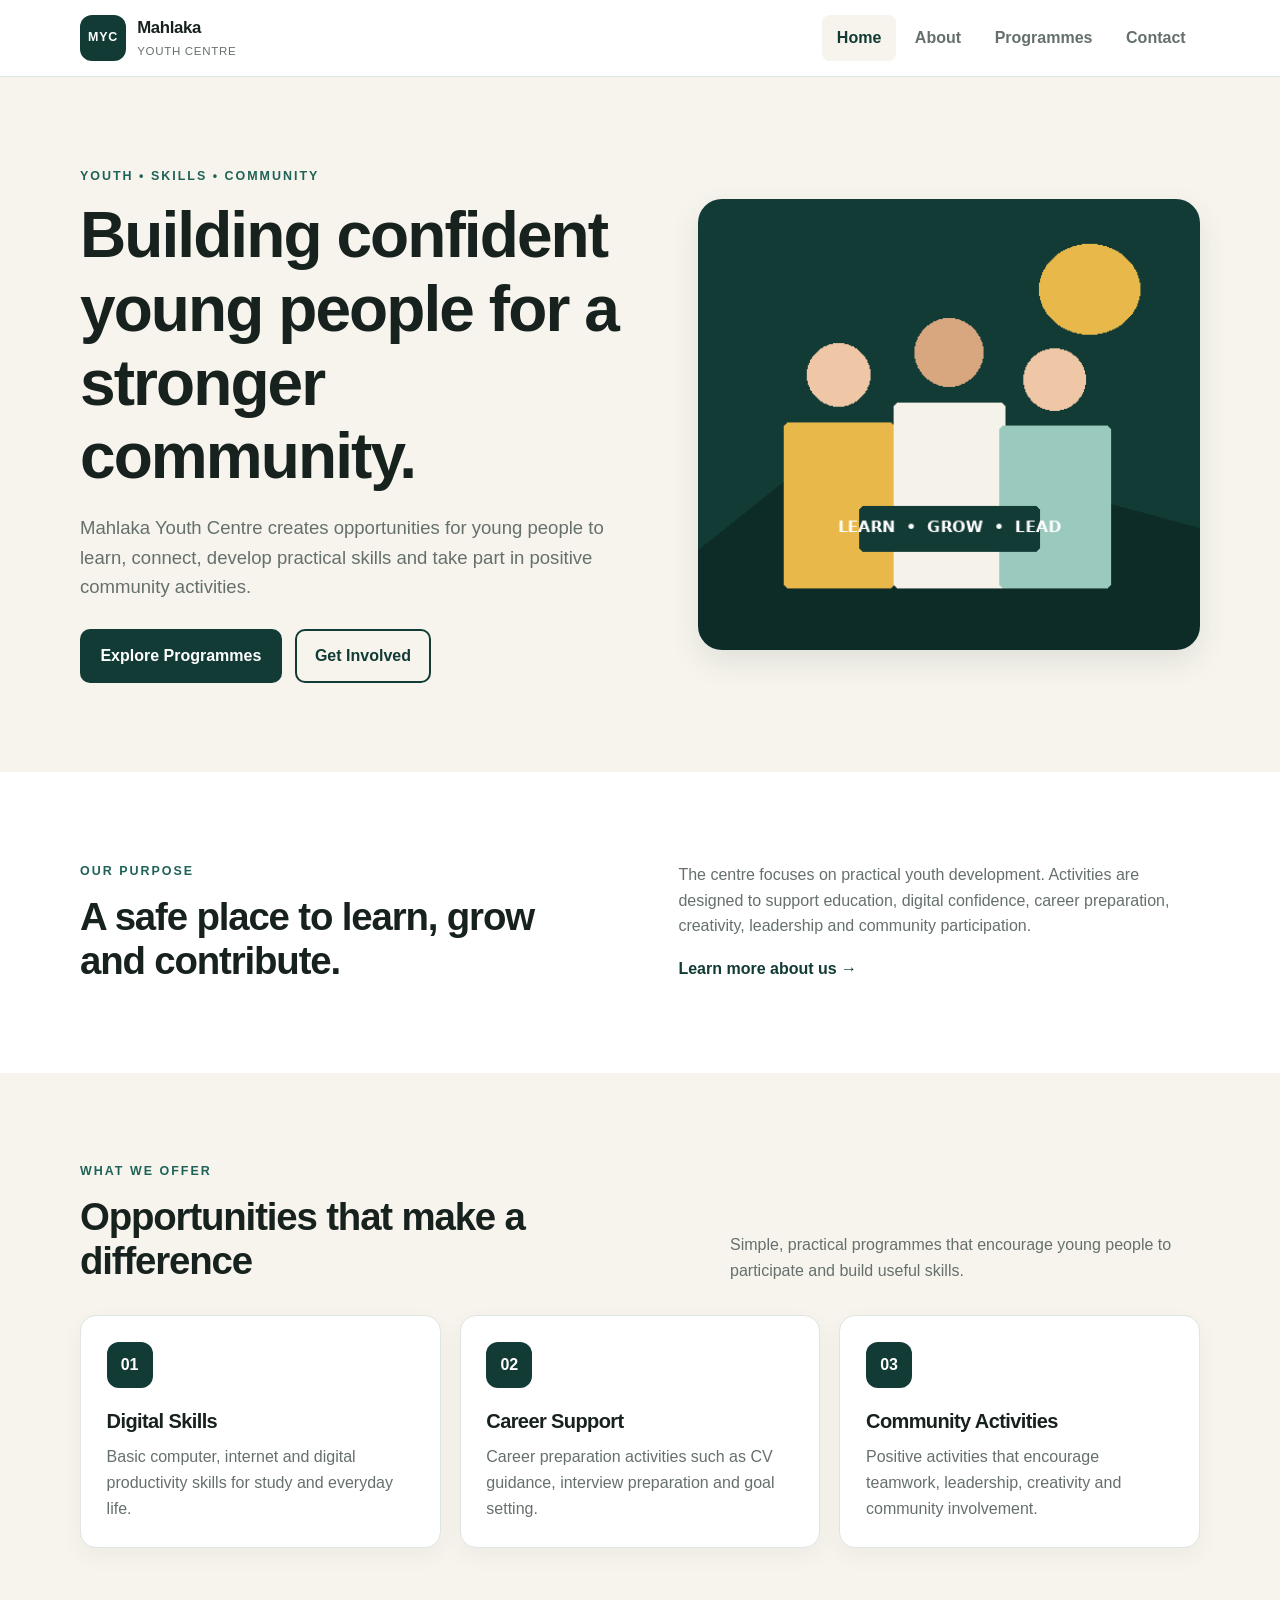
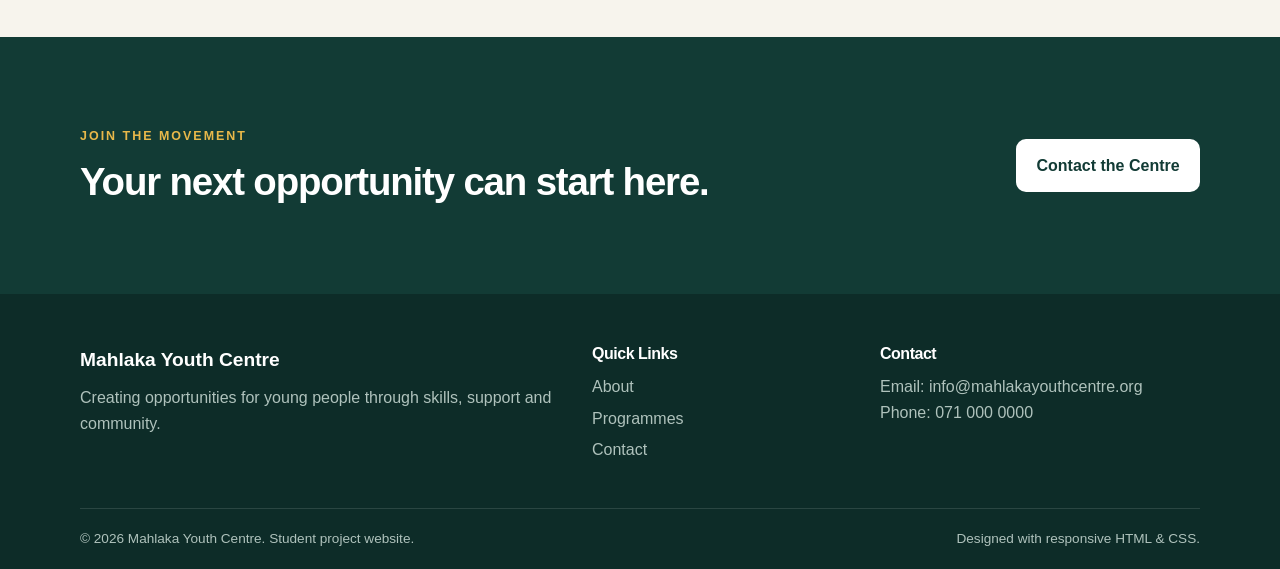
<file: Mahlaka_Youth_Centre_Website/index.html>
<!DOCTYPE html>
<html lang="en">
<head>
    <meta charset="UTF-8">
    <meta name="viewport" content="width=device-width, initial-scale=1.0">
    <meta name="description" content="Mahlaka Youth Centre - youth development, skills, education and community programmes.">
    <title>Mahlaka Youth Centre | Home</title>
    <link rel="stylesheet" href="style.css">
</head>
<body>
    <header class="site-header">
        <div class="container nav-wrap">
            <a class="logo" href="index.html" aria-label="Mahlaka Youth Centre home">
                <span class="logo-mark">MYC</span>
                <span>
                    <strong>Mahlaka</strong>
                    <small>Youth Centre</small>
                </span>
            </a>

            <button class="menu-toggle" id="menuToggle" aria-label="Open navigation" aria-expanded="false">
                <span></span><span></span><span></span>
            </button>

            <nav class="main-nav" id="mainNav" aria-label="Main navigation">
                <a class="active" href="index.html">Home</a>
                <a href="about.html">About</a>
                <a href="programmes.html">Programmes</a>
                <a href="contact.html">Contact</a>
            </nav>
        </div>
    </header>

    <main>
        <section class="hero">
            <div class="container hero-grid">
                <div class="hero-content">
                    <p class="eyebrow">YOUTH • SKILLS • COMMUNITY</p>
                    <h1>Building confident young people for a stronger community.</h1>
                    <p class="hero-text">
                        Mahlaka Youth Centre creates opportunities for young people to learn,
                        connect, develop practical skills and take part in positive community activities.
                    </p>
                    <div class="hero-actions">
                        <a class="btn btn-primary" href="programmes.html">Explore Programmes</a>
                        <a class="btn btn-outline" href="contact.html">Get Involved</a>
                    </div>
                </div>

                <div class="hero-image-card">
                    <picture>
                        <source media="(max-width: 600px)" srcset="assets/mahlaka-youth-480.png">
                        <source media="(max-width: 1000px)" srcset="assets/mahlaka-youth-800.png">
                        <img src="assets/mahlaka-youth-1200.png"
                             srcset="assets/mahlaka-youth-480.png 480w, assets/mahlaka-youth-800.png 800w, assets/mahlaka-youth-1200.png 1200w"
                             sizes="(max-width: 600px) 92vw, (max-width: 1000px) 48vw, 560px"
                             alt="Illustration representing young people learning and working together">
                    </picture>
                </div>
            </div>
        </section>

        <section class="section intro-section">
            <div class="container two-column">
                <div>
                    <p class="eyebrow">OUR PURPOSE</p>
                    <h2>A safe place to learn, grow and contribute.</h2>
                </div>
                <div>
                    <p>
                        The centre focuses on practical youth development. Activities are designed
                        to support education, digital confidence, career preparation, creativity,
                        leadership and community participation.
                    </p>
                    <a class="text-link" href="about.html">Learn more about us →</a>
                </div>
            </div>
        </section>

        <section class="section section-soft">
            <div class="container">
                <div class="section-heading">
                    <div>
                        <p class="eyebrow">WHAT WE OFFER</p>
                        <h2>Opportunities that make a difference</h2>
                    </div>
                    <p>Simple, practical programmes that encourage young people to participate and build useful skills.</p>
                </div>

                <div class="card-grid">
                    <article class="info-card">
                        <div class="icon">01</div>
                        <h3>Digital Skills</h3>
                        <p>Basic computer, internet and digital productivity skills for study and everyday life.</p>
                    </article>
                    <article class="info-card">
                        <div class="icon">02</div>
                        <h3>Career Support</h3>
                        <p>Career preparation activities such as CV guidance, interview preparation and goal setting.</p>
                    </article>
                    <article class="info-card">
                        <div class="icon">03</div>
                        <h3>Community Activities</h3>
                        <p>Positive activities that encourage teamwork, leadership, creativity and community involvement.</p>
                    </article>
                </div>
            </div>
        </section>

        <section class="section callout">
            <div class="container callout-inner">
                <div>
                    <p class="eyebrow">JOIN THE MOVEMENT</p>
                    <h2>Your next opportunity can start here.</h2>
                </div>
                <a class="btn btn-light" href="contact.html">Contact the Centre</a>
            </div>
        </section>
    </main>

    <footer class="site-footer">
        <div class="container footer-grid">
            <div>
                <div class="footer-brand">Mahlaka Youth Centre</div>
                <p>Creating opportunities for young people through skills, support and community.</p>
            </div>
            <div>
                <h3>Quick Links</h3>
                <a href="about.html">About</a>
                <a href="programmes.html">Programmes</a>
                <a href="contact.html">Contact</a>
            </div>
            <div>
                <h3>Contact</h3>
                <p>Email: info@mahlakayouthcentre.org</p>
                <p>Phone: 071 000 0000</p>
            </div>
        </div>
        <div class="container footer-bottom">
            <p>© <span id="year"></span> Mahlaka Youth Centre. Student project website.</p>
            <p>Designed with responsive HTML & CSS.</p>
        </div>
    </footer>

    <script src="script.js"></script>
</body>
</html>
</file>
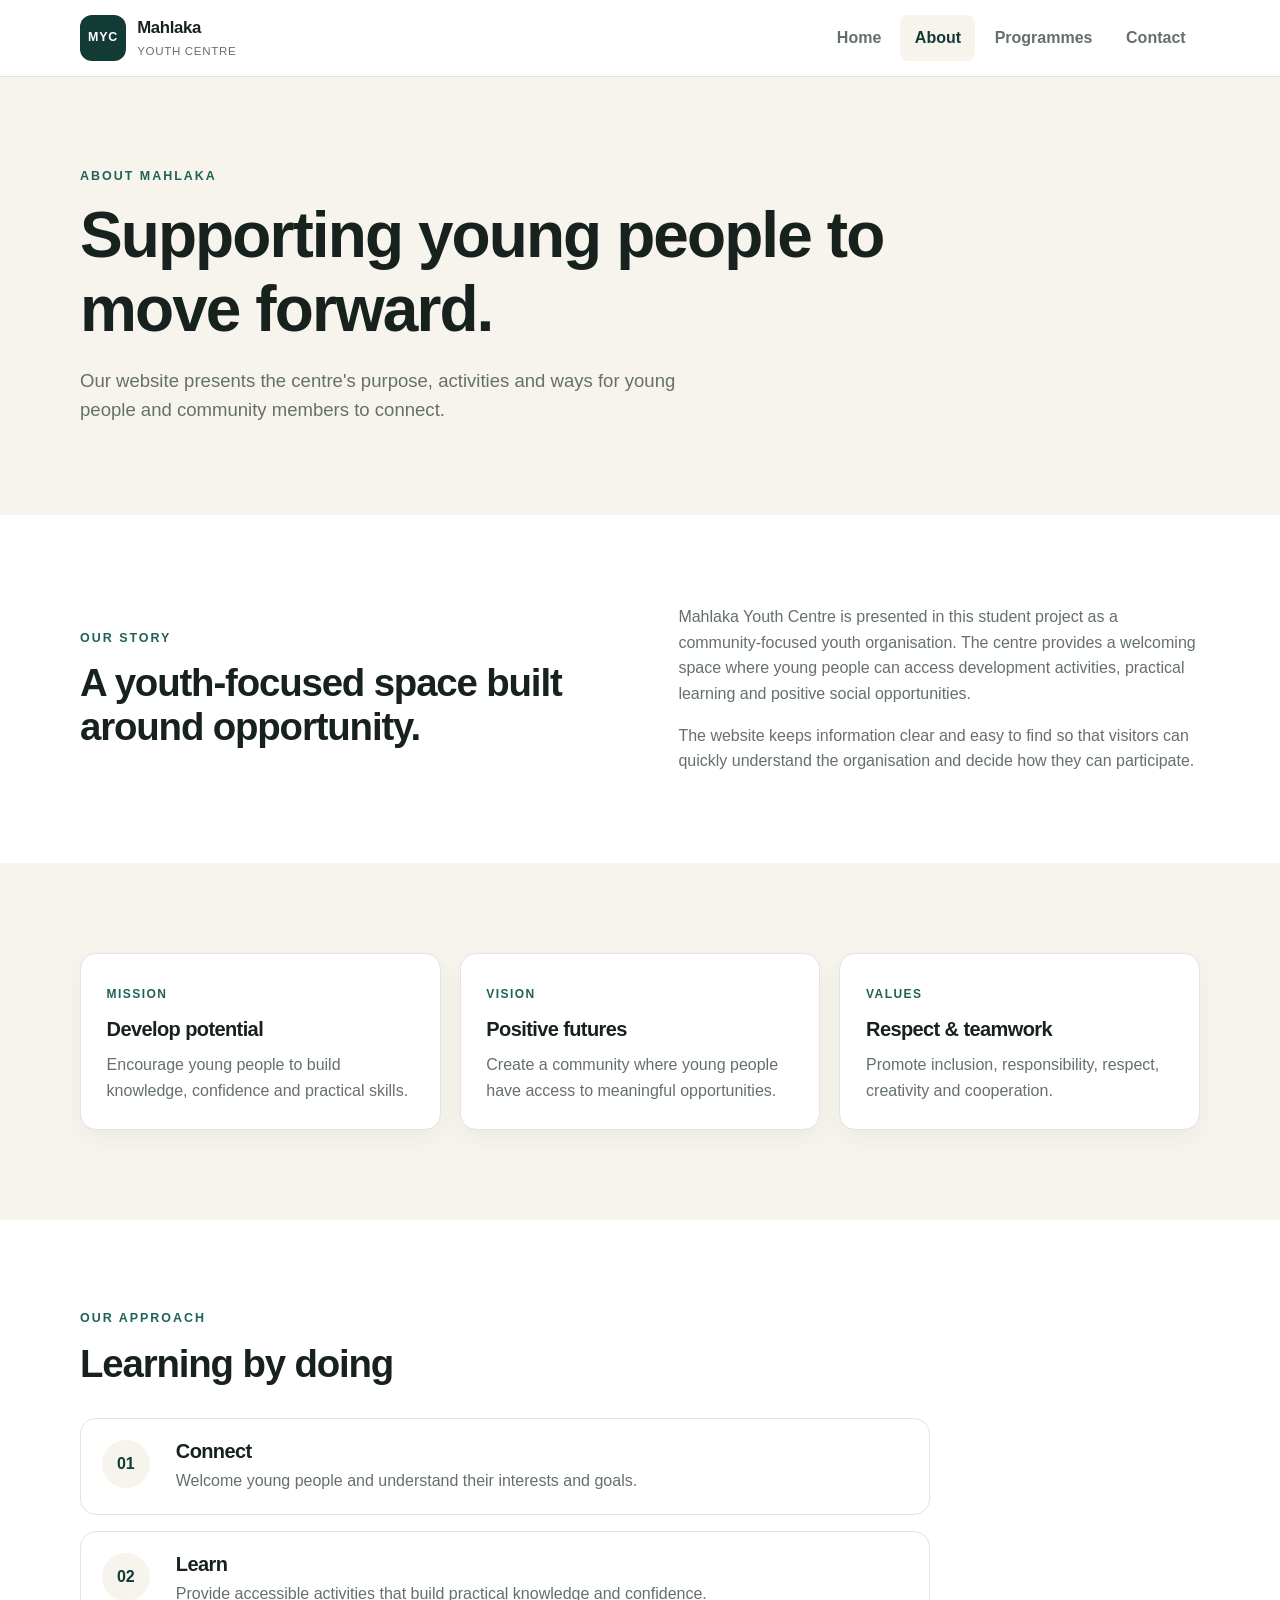
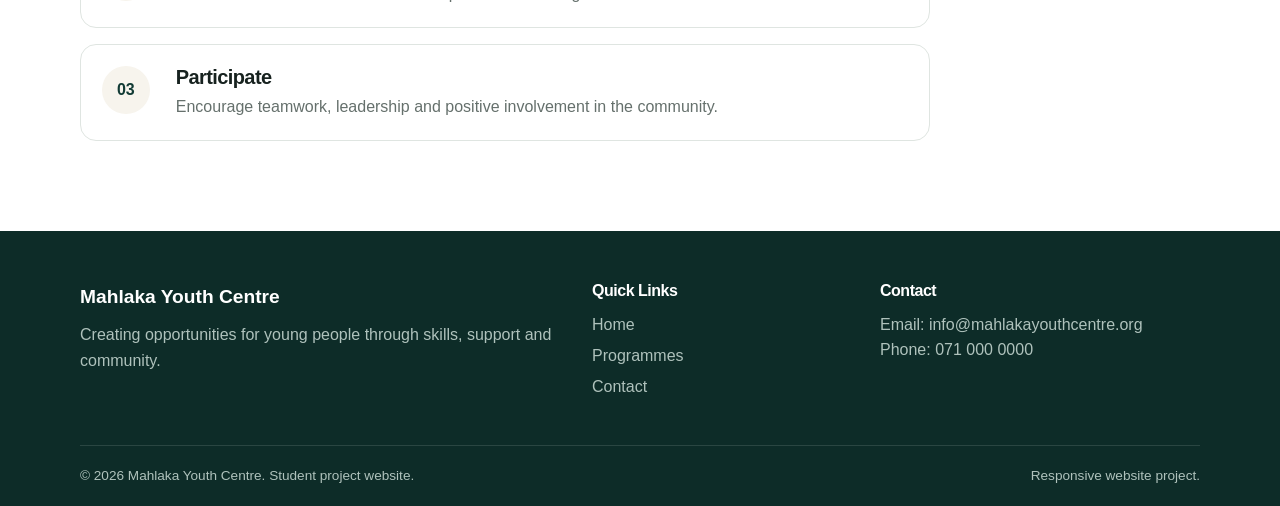
<file: Mahlaka_Youth_Centre_Website/about.html>
<!DOCTYPE html>
<html lang="en">
<head>
    <meta charset="UTF-8">
    <meta name="viewport" content="width=device-width, initial-scale=1.0">
    <meta name="description" content="Learn about Mahlaka Youth Centre and its youth development focus.">
    <title>About | Mahlaka Youth Centre</title>
    <link rel="stylesheet" href="style.css">
</head>
<body>
    <header class="site-header">
        <div class="container nav-wrap">
            <a class="logo" href="index.html" aria-label="Mahlaka Youth Centre home">
                <span class="logo-mark">MYC</span>
                <span><strong>Mahlaka</strong><small>Youth Centre</small></span>
            </a>
            <button class="menu-toggle" id="menuToggle" aria-label="Open navigation" aria-expanded="false">
                <span></span><span></span><span></span>
            </button>
            <nav class="main-nav" id="mainNav" aria-label="Main navigation">
                <a href="index.html">Home</a>
                <a class="active" href="about.html">About</a>
                <a href="programmes.html">Programmes</a>
                <a href="contact.html">Contact</a>
            </nav>
        </div>
    </header>

    <main>
        <section class="page-hero">
            <div class="container">
                <p class="eyebrow">ABOUT MAHLAKA</p>
                <h1>Supporting young people to move forward.</h1>
                <p>Our website presents the centre's purpose, activities and ways for young people and community members to connect.</p>
            </div>
        </section>

        <section class="section">
            <div class="container two-column about-layout">
                <div>
                    <p class="eyebrow">OUR STORY</p>
                    <h2>A youth-focused space built around opportunity.</h2>
                </div>
                <div>
                    <p>
                        Mahlaka Youth Centre is presented in this student project as a community-focused
                        youth organisation. The centre provides a welcoming space where young people can
                        access development activities, practical learning and positive social opportunities.
                    </p>
                    <p>
                        The website keeps information clear and easy to find so that visitors can quickly
                        understand the organisation and decide how they can participate.
                    </p>
                </div>
            </div>
        </section>

        <section class="section section-soft">
            <div class="container">
                <div class="card-grid values-grid">
                    <article class="info-card">
                        <span class="card-label">MISSION</span>
                        <h3>Develop potential</h3>
                        <p>Encourage young people to build knowledge, confidence and practical skills.</p>
                    </article>
                    <article class="info-card">
                        <span class="card-label">VISION</span>
                        <h3>Positive futures</h3>
                        <p>Create a community where young people have access to meaningful opportunities.</p>
                    </article>
                    <article class="info-card">
                        <span class="card-label">VALUES</span>
                        <h3>Respect & teamwork</h3>
                        <p>Promote inclusion, responsibility, respect, creativity and cooperation.</p>
                    </article>
                </div>
            </div>
        </section>

        <section class="section">
            <div class="container">
                <div class="section-heading">
                    <div>
                        <p class="eyebrow">OUR APPROACH</p>
                        <h2>Learning by doing</h2>
                    </div>
                </div>
                <div class="timeline">
                    <div class="timeline-item">
                        <span>01</span>
                        <div><h3>Connect</h3><p>Welcome young people and understand their interests and goals.</p></div>
                    </div>
                    <div class="timeline-item">
                        <span>02</span>
                        <div><h3>Learn</h3><p>Provide accessible activities that build practical knowledge and confidence.</p></div>
                    </div>
                    <div class="timeline-item">
                        <span>03</span>
                        <div><h3>Participate</h3><p>Encourage teamwork, leadership and positive involvement in the community.</p></div>
                    </div>
                </div>
            </div>
        </section>
    </main>

    <footer class="site-footer">
        <div class="container footer-grid">
            <div><div class="footer-brand">Mahlaka Youth Centre</div><p>Creating opportunities for young people through skills, support and community.</p></div>
            <div><h3>Quick Links</h3><a href="index.html">Home</a><a href="programmes.html">Programmes</a><a href="contact.html">Contact</a></div>
            <div><h3>Contact</h3><p>Email: info@mahlakayouthcentre.org</p><p>Phone: 071 000 0000</p></div>
        </div>
        <div class="container footer-bottom">
            <p>© <span id="year"></span> Mahlaka Youth Centre. Student project website.</p>
            <p>Responsive website project.</p>
        </div>
    </footer>
    <script src="script.js"></script>
</body>
</html>
</file>
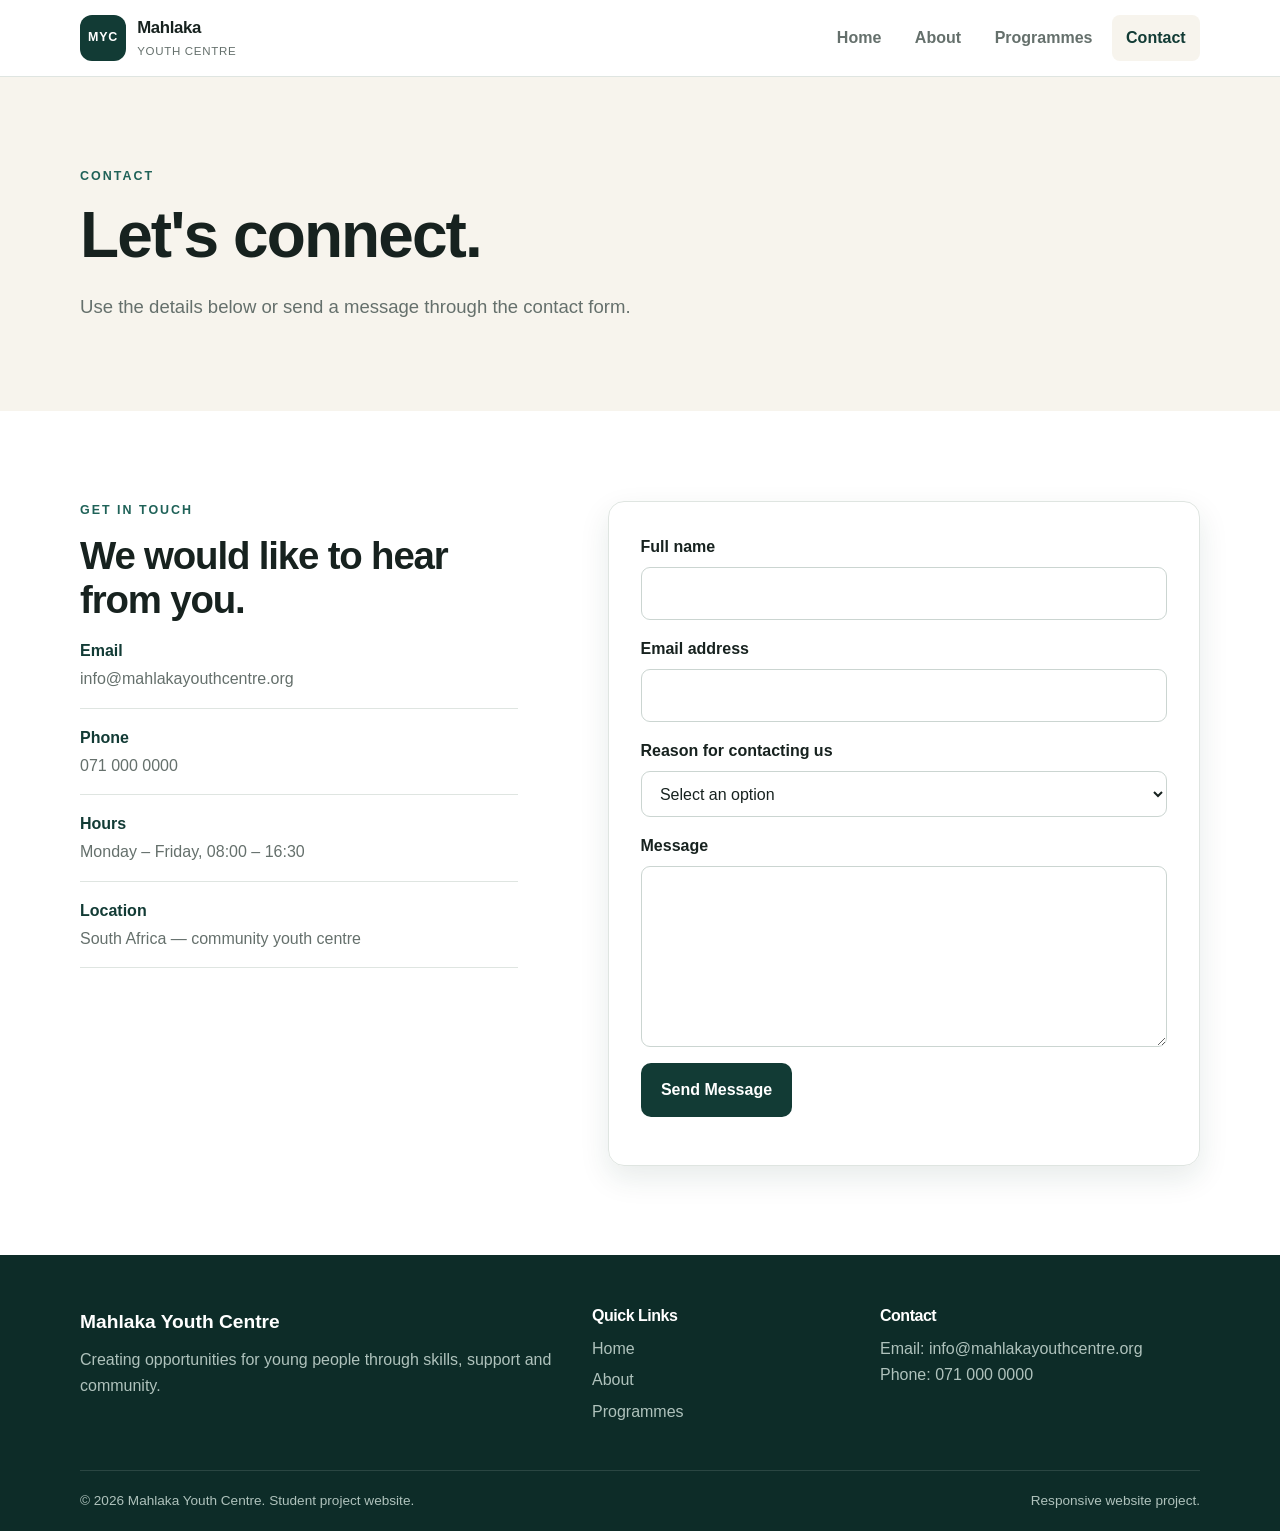
<file: Mahlaka_Youth_Centre_Website/contact.html>
<!DOCTYPE html>
<html lang="en">
<head>
    <meta charset="UTF-8">
    <meta name="viewport" content="width=device-width, initial-scale=1.0">
    <meta name="description" content="Contact Mahlaka Youth Centre.">
    <title>Contact | Mahlaka Youth Centre</title>
    <link rel="stylesheet" href="style.css">
</head>
<body>
    <header class="site-header">
        <div class="container nav-wrap">
            <a class="logo" href="index.html" aria-label="Mahlaka Youth Centre home">
                <span class="logo-mark">MYC</span>
                <span><strong>Mahlaka</strong><small>Youth Centre</small></span>
            </a>
            <button class="menu-toggle" id="menuToggle" aria-label="Open navigation" aria-expanded="false">
                <span></span><span></span><span></span>
            </button>
            <nav class="main-nav" id="mainNav" aria-label="Main navigation">
                <a href="index.html">Home</a>
                <a href="about.html">About</a>
                <a href="programmes.html">Programmes</a>
                <a class="active" href="contact.html">Contact</a>
            </nav>
        </div>
    </header>

    <main>
        <section class="page-hero">
            <div class="container">
                <p class="eyebrow">CONTACT</p>
                <h1>Let's connect.</h1>
                <p>Use the details below or send a message through the contact form.</p>
            </div>
        </section>

        <section class="section">
            <div class="container contact-grid">
                <div class="contact-details">
                    <p class="eyebrow">GET IN TOUCH</p>
                    <h2>We would like to hear from you.</h2>
                    <div class="contact-item"><strong>Email</strong><span>info@mahlakayouthcentre.org</span></div>
                    <div class="contact-item"><strong>Phone</strong><span>071 000 0000</span></div>
                    <div class="contact-item"><strong>Hours</strong><span>Monday – Friday, 08:00 – 16:30</span></div>
                    <div class="contact-item"><strong>Location</strong><span>South Africa — community youth centre</span></div>
                </div>

                <form class="contact-form" id="contactForm">
                    <div class="form-row">
                        <label for="name">Full name</label>
                        <input id="name" name="name" type="text" autocomplete="name" required>
                    </div>
                    <div class="form-row">
                        <label for="email">Email address</label>
                        <input id="email" name="email" type="email" autocomplete="email" required>
                    </div>
                    <div class="form-row">
                        <label for="topic">Reason for contacting us</label>
                        <select id="topic" name="topic" required>
                            <option value="">Select an option</option>
                            <option>Programme information</option>
                            <option>Volunteering</option>
                            <option>Partnership</option>
                            <option>General enquiry</option>
                        </select>
                    </div>
                    <div class="form-row">
                        <label for="message">Message</label>
                        <textarea id="message" name="message" rows="6" required></textarea>
                    </div>
                    <button class="btn btn-primary" type="submit">Send Message</button>
                    <p class="form-message" id="formMessage" role="status"></p>
                </form>
            </div>
        </section>
    </main>

    <footer class="site-footer">
        <div class="container footer-grid">
            <div><div class="footer-brand">Mahlaka Youth Centre</div><p>Creating opportunities for young people through skills, support and community.</p></div>
            <div><h3>Quick Links</h3><a href="index.html">Home</a><a href="about.html">About</a><a href="programmes.html">Programmes</a></div>
            <div><h3>Contact</h3><p>Email: info@mahlakayouthcentre.org</p><p>Phone: 071 000 0000</p></div>
        </div>
        <div class="container footer-bottom">
            <p>© <span id="year"></span> Mahlaka Youth Centre. Student project website.</p>
            <p>Responsive website project.</p>
        </div>
    </footer>
    <script src="script.js"></script>
</body>
</html>
</file>
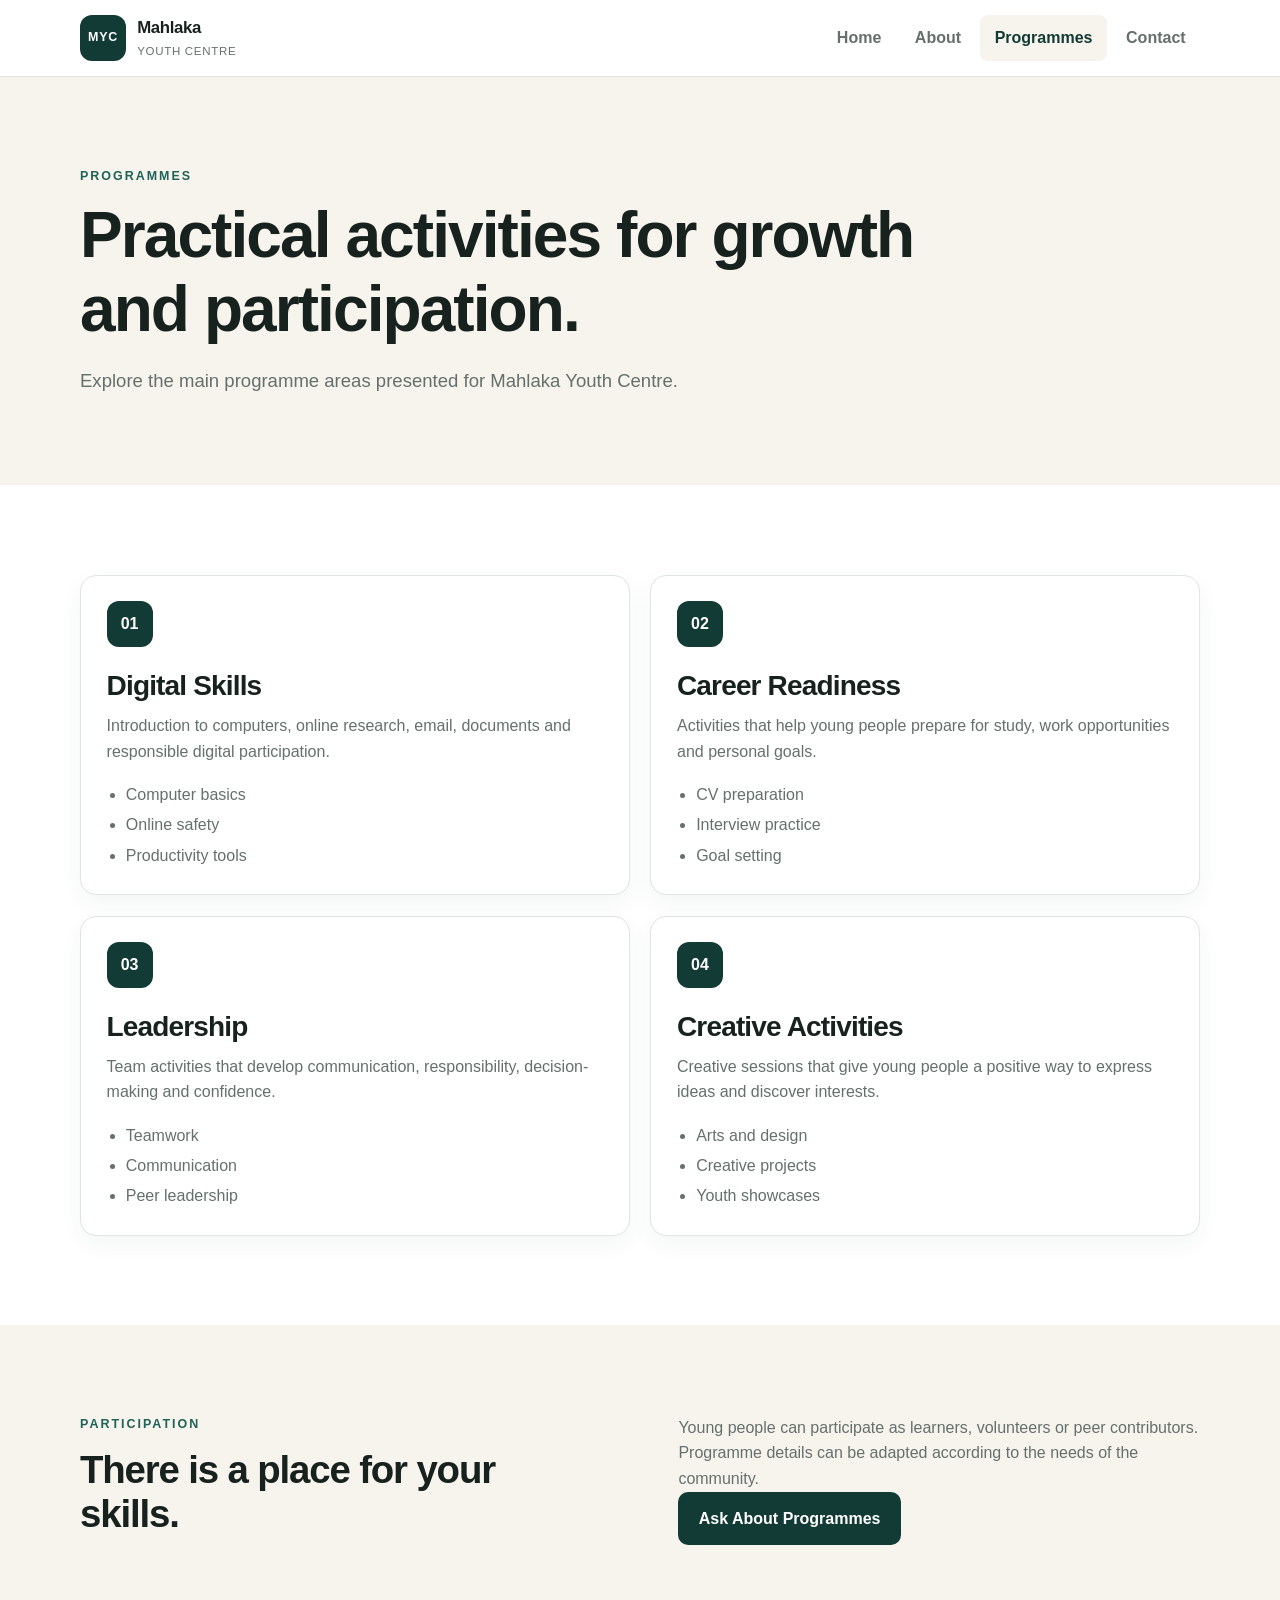
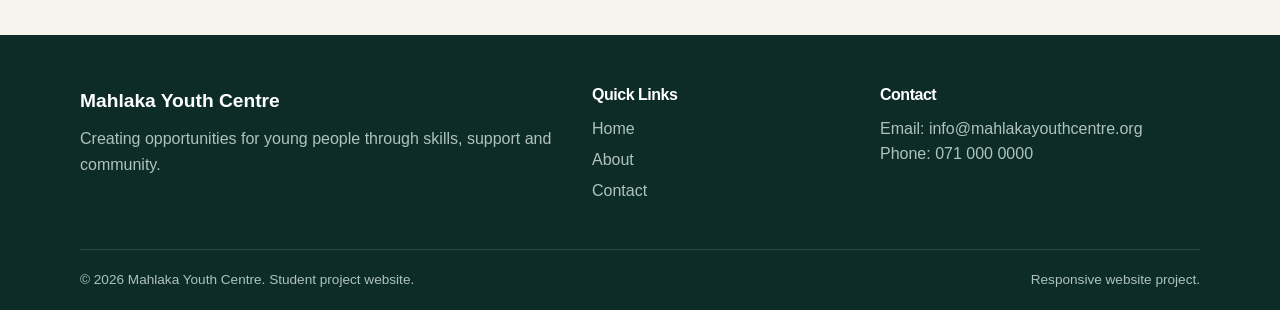
<file: Mahlaka_Youth_Centre_Website/programmes.html>
<!DOCTYPE html>
<html lang="en">
<head>
    <meta charset="UTF-8">
    <meta name="viewport" content="width=device-width, initial-scale=1.0">
    <meta name="description" content="Mahlaka Youth Centre programmes and activities.">
    <title>Programmes | Mahlaka Youth Centre</title>
    <link rel="stylesheet" href="style.css">
</head>
<body>
    <header class="site-header">
        <div class="container nav-wrap">
            <a class="logo" href="index.html" aria-label="Mahlaka Youth Centre home">
                <span class="logo-mark">MYC</span>
                <span><strong>Mahlaka</strong><small>Youth Centre</small></span>
            </a>
            <button class="menu-toggle" id="menuToggle" aria-label="Open navigation" aria-expanded="false">
                <span></span><span></span><span></span>
            </button>
            <nav class="main-nav" id="mainNav" aria-label="Main navigation">
                <a href="index.html">Home</a>
                <a href="about.html">About</a>
                <a class="active" href="programmes.html">Programmes</a>
                <a href="contact.html">Contact</a>
            </nav>
        </div>
    </header>

    <main>
        <section class="page-hero">
            <div class="container">
                <p class="eyebrow">PROGRAMMES</p>
                <h1>Practical activities for growth and participation.</h1>
                <p>Explore the main programme areas presented for Mahlaka Youth Centre.</p>
            </div>
        </section>

        <section class="section">
            <div class="container programme-grid">
                <article class="programme-card">
                    <div class="programme-number">01</div>
                    <h2>Digital Skills</h2>
                    <p>Introduction to computers, online research, email, documents and responsible digital participation.</p>
                    <ul><li>Computer basics</li><li>Online safety</li><li>Productivity tools</li></ul>
                </article>
                <article class="programme-card">
                    <div class="programme-number">02</div>
                    <h2>Career Readiness</h2>
                    <p>Activities that help young people prepare for study, work opportunities and personal goals.</p>
                    <ul><li>CV preparation</li><li>Interview practice</li><li>Goal setting</li></ul>
                </article>
                <article class="programme-card">
                    <div class="programme-number">03</div>
                    <h2>Leadership</h2>
                    <p>Team activities that develop communication, responsibility, decision-making and confidence.</p>
                    <ul><li>Teamwork</li><li>Communication</li><li>Peer leadership</li></ul>
                </article>
                <article class="programme-card">
                    <div class="programme-number">04</div>
                    <h2>Creative Activities</h2>
                    <p>Creative sessions that give young people a positive way to express ideas and discover interests.</p>
                    <ul><li>Arts and design</li><li>Creative projects</li><li>Youth showcases</li></ul>
                </article>
            </div>
        </section>

        <section class="section section-soft">
            <div class="container two-column">
                <div>
                    <p class="eyebrow">PARTICIPATION</p>
                    <h2>There is a place for your skills.</h2>
                </div>
                <div>
                    <p>
                        Young people can participate as learners, volunteers or peer contributors.
                        Programme details can be adapted according to the needs of the community.
                    </p>
                    <a class="btn btn-primary" href="contact.html">Ask About Programmes</a>
                </div>
            </div>
        </section>
    </main>

    <footer class="site-footer">
        <div class="container footer-grid">
            <div><div class="footer-brand">Mahlaka Youth Centre</div><p>Creating opportunities for young people through skills, support and community.</p></div>
            <div><h3>Quick Links</h3><a href="index.html">Home</a><a href="about.html">About</a><a href="contact.html">Contact</a></div>
            <div><h3>Contact</h3><p>Email: info@mahlakayouthcentre.org</p><p>Phone: 071 000 0000</p></div>
        </div>
        <div class="container footer-bottom">
            <p>© <span id="year"></span> Mahlaka Youth Centre. Student project website.</p>
            <p>Responsive website project.</p>
        </div>
    </footer>
    <script src="script.js"></script>
</body>
</html>
</file>
<file: Mahlaka_Youth_Centre_Website/style.css>
/* 
   Mahlaka Youth Centre
   External stylesheet for the responsive desktop solution.
   CSS reset + base styles + layout + responsive breakpoints.
*/

:root {
    --primary: #123b35;
    --primary-light: #1f6258;
    --accent: #e8b84a;
    --cream: #f7f4ed;
    --paper: #ffffff;
    --ink: #17221f;
    --muted: #65706c;
    --border: #dfe5e1;
    --shadow: 0 12px 30px rgba(18, 59, 53, 0.10);
    --radius: 16px;
    --container: 1120px;
}

/* 2.2 CSS reset / base style */
* {
    box-sizing: border-box;
    margin: 0;
    padding: 0;
}

html {
    scroll-behavior: smooth;
    font-size: 100%;
}

body {
    font-family: "Trebuchet MS", Arial, sans-serif;
    color: var(--ink);
    background: var(--paper);
    line-height: 1.6;
}

img {
    display: block;
    max-width: 100%;
    height: auto;
}

a {
    color: inherit;
    text-decoration: none;
}

button,
input,
select,
textarea {
    font: inherit;
}

button,
a {
    -webkit-tap-highlight-color: transparent;
}

:focus-visible {
    outline: 3px solid var(--accent);
    outline-offset: 3px;
}

.container {
    width: min(92%, var(--container));
    margin-inline: auto;
}

.site-header {
    position: sticky;
    top: 0;
    z-index: 100;
    background: rgba(255, 255, 255, 0.96);
    border-bottom: 1px solid var(--border);
    backdrop-filter: blur(10px);
}

.nav-wrap {
    min-height: 76px;
    display: flex;
    align-items: center;
    justify-content: space-between;
    gap: 2rem;
}

.logo {
    display: inline-flex;
    align-items: center;
    gap: 0.7rem;
    font-size: 1rem;
}

.logo-mark {
    width: 46px;
    height: 46px;
    display: grid;
    place-items: center;
    background: var(--primary);
    color: #fff;
    border-radius: 12px;
    font-size: 0.78rem;
    font-weight: 800;
    letter-spacing: 0.06em;
}

.logo strong,
.logo small {
    display: block;
}

.logo strong {
    font-size: 1.05rem;
    letter-spacing: -0.02em;
}

.logo small {
    color: var(--muted);
    font-size: 0.72rem;
    letter-spacing: 0.06em;
    text-transform: uppercase;
}

.main-nav {
    display: flex;
    align-items: center;
    gap: 0.3rem;
}

.main-nav a {
    padding: 0.65rem 0.9rem;
    color: var(--muted);
    border-radius: 8px;
    font-weight: 700;
    transition: 0.2s ease;
}

.main-nav a:hover,
.main-nav a:focus,
.main-nav a.active {
    color: var(--primary);
    background: var(--cream);
}

.menu-toggle {
    display: none;
    border: 0;
    background: transparent;
    cursor: pointer;
    padding: 0.4rem;
}

.menu-toggle span {
    width: 27px;
    height: 3px;
    margin: 4px 0;
    display: block;
    background: var(--primary);
    border-radius: 5px;
}

.hero {
    background: var(--cream);
    padding: clamp(3rem, 7vw, 6.5rem) 0;
}

.hero-grid {
    display: grid;
    grid-template-columns: 1.05fr 0.95fr;
    align-items: center;
    gap: clamp(2rem, 5vw, 5rem);
}

.hero-content {
    max-width: 680px;
}

.eyebrow {
    color: var(--primary-light);
    font-size: 0.78rem;
    font-weight: 900;
    letter-spacing: 0.16em;
    text-transform: uppercase;
    margin-bottom: 0.8rem;
}

h1,
h2,
h3 {
    line-height: 1.15;
    letter-spacing: -0.03em;
}

h1 {
    font-size: clamp(2.4rem, 5vw, 4.6rem);
    max-width: 760px;
}

h2 {
    font-size: clamp(1.8rem, 3vw, 2.8rem);
}

h3 {
    font-size: 1.25rem;
}

.hero-text,
.page-hero p:not(.eyebrow) {
    color: var(--muted);
    font-size: clamp(1rem, 1.5vw, 1.16rem);
    max-width: 650px;
    margin-top: 1.2rem;
}

.hero-actions {
    display: flex;
    flex-wrap: wrap;
    gap: 0.8rem;
    margin-top: 1.7rem;
}

.btn {
    display: inline-flex;
    align-items: center;
    justify-content: center;
    min-height: 48px;
    padding: 0.75rem 1.15rem;
    border: 2px solid transparent;
    border-radius: 10px;
    font-weight: 800;
    cursor: pointer;
    transition: transform 0.2s ease, box-shadow 0.2s ease, background 0.2s ease;
}

.btn:hover,
.btn:focus {
    transform: translateY(-2px);
    box-shadow: var(--shadow);
}

.btn-primary {
    background: var(--primary);
    color: #fff;
}

.btn-primary:hover,
.btn-primary:focus {
    background: var(--primary-light);
}

.btn-outline {
    border-color: var(--primary);
    color: var(--primary);
    background: transparent;
}

.btn-light {
    background: #fff;
    color: var(--primary);
}

.hero-image-card {
    overflow: hidden;
    border-radius: 24px;
    box-shadow: var(--shadow);
    background: #dfeae6;
}

.hero-image-card img {
    width: 100%;
    aspect-ratio: 1 / 0.9;
    object-fit: cover;
}

.section {
    padding: clamp(3.5rem, 7vw, 6.5rem) 0;
}

.section-soft {
    background: var(--cream);
}

.two-column {
    display: grid;
    grid-template-columns: 1fr 1fr;
    gap: clamp(2rem, 6vw, 6rem);
    align-items: start;
}

.two-column > div:last-child {
    color: var(--muted);
}

.two-column p + p {
    margin-top: 1rem;
}

.text-link {
    display: inline-block;
    margin-top: 1.1rem;
    color: var(--primary);
    font-weight: 900;
}

.section-heading {
    display: flex;
    justify-content: space-between;
    gap: 2rem;
    align-items: end;
    margin-bottom: 2rem;
}

.section-heading > p {
    color: var(--muted);
    max-width: 470px;
}

.card-grid {
    display: grid;
    grid-template-columns: repeat(3, 1fr);
    gap: 1.2rem;
}

.info-card,
.programme-card {
    background: #fff;
    border: 1px solid var(--border);
    border-radius: var(--radius);
    padding: 1.6rem;
    box-shadow: 0 8px 22px rgba(18, 59, 53, 0.05);
    transition: transform 0.2s ease, box-shadow 0.2s ease;
}

.info-card:hover,
.programme-card:hover {
    transform: translateY(-4px);
    box-shadow: var(--shadow);
}

.info-card p,
.programme-card p,
.programme-card li {
    color: var(--muted);
}

.info-card p {
    margin-top: 0.7rem;
}

.icon,
.programme-number {
    width: 46px;
    height: 46px;
    display: grid;
    place-items: center;
    margin-bottom: 1.4rem;
    border-radius: 12px;
    background: var(--primary);
    color: #fff;
    font-weight: 900;
}

.callout {
    background: var(--primary);
    color: #fff;
}

.callout-inner {
    display: flex;
    align-items: center;
    justify-content: space-between;
    gap: 2rem;
}

.callout .eyebrow {
    color: var(--accent);
}

.page-hero {
    background: var(--cream);
    padding: clamp(3.5rem, 7vw, 6rem) 0;
}

.page-hero h1 {
    max-width: 850px;
}

.about-layout {
    align-items: center;
}

.values-grid {
    grid-template-columns: repeat(3, 1fr);
}

.card-label {
    display: inline-block;
    margin-bottom: 0.9rem;
    color: var(--primary-light);
    font-size: 0.75rem;
    font-weight: 900;
    letter-spacing: 0.12em;
}

.timeline {
    max-width: 850px;
    display: grid;
    gap: 1rem;
}

.timeline-item {
    display: grid;
    grid-template-columns: 58px 1fr;
    gap: 1rem;
    padding: 1.3rem;
    border: 1px solid var(--border);
    border-radius: var(--radius);
}

.timeline-item > span {
    width: 48px;
    height: 48px;
    display: grid;
    place-items: center;
    background: var(--cream);
    color: var(--primary);
    border-radius: 50%;
    font-weight: 900;
}

.timeline-item p {
    color: var(--muted);
    margin-top: 0.3rem;
}

.programme-grid {
    display: grid;
    grid-template-columns: repeat(2, 1fr);
    gap: 1.3rem;
}

.programme-card {
    min-height: 280px;
}

.programme-card h2 {
    font-size: 1.75rem;
    margin-bottom: 0.7rem;
}

.programme-card ul {
    margin-top: 1.1rem;
    padding-left: 1.2rem;
}

.programme-card li + li {
    margin-top: 0.3rem;
}

.contact-grid {
    display: grid;
    grid-template-columns: 0.85fr 1.15fr;
    gap: clamp(2rem, 7vw, 7rem);
}

.contact-details h2 {
    max-width: 520px;
}

.contact-item {
    display: grid;
    gap: 0.15rem;
    padding: 1rem 0;
    border-bottom: 1px solid var(--border);
}

.contact-item strong {
    color: var(--primary);
}

.contact-item span {
    color: var(--muted);
}

.contact-form {
    padding: clamp(1.3rem, 4vw, 2rem);
    border: 1px solid var(--border);
    border-radius: var(--radius);
    box-shadow: var(--shadow);
}

.form-row {
    display: grid;
    gap: 0.45rem;
    margin-bottom: 1rem;
}

.form-row label {
    font-weight: 800;
}

.form-row input,
.form-row select,
.form-row textarea {
    width: 100%;
    border: 1px solid #cbd5d1;
    border-radius: 9px;
    padding: 0.8rem 0.9rem;
    background: #fff;
    color: var(--ink);
}

.form-row input:hover,
.form-row select:hover,
.form-row textarea:hover {
    border-color: var(--primary-light);
}

.form-row input:focus,
.form-row select:focus,
.form-row textarea:focus {
    outline: 3px solid rgba(232, 184, 74, 0.3);
    border-color: var(--primary);
}

.form-message {
    margin-top: 1rem;
    color: var(--primary-light);
    font-weight: 700;
}

.site-footer {
    background: #0d2c28;
    color: #dce8e4;
    padding-top: 3.2rem;
}

.footer-grid {
    display: grid;
    grid-template-columns: 1.5fr 0.8fr 1fr;
    gap: 2rem;
    padding-bottom: 2.5rem;
}

.footer-brand {
    color: #fff;
    font-size: 1.2rem;
    font-weight: 900;
    margin-bottom: 0.6rem;
}

.site-footer p {
    color: #afc2bc;
}

.footer-grid h3 {
    color: #fff;
    font-size: 1rem;
    margin-bottom: 0.7rem;
}

.footer-grid a {
    display: block;
    color: #afc2bc;
    margin: 0.35rem 0;
}

.footer-grid a:hover,
.footer-grid a:focus {
    color: #fff;
}

.footer-bottom {
    display: flex;
    justify-content: space-between;
    gap: 1rem;
    padding: 1.2rem 0;
    border-top: 1px solid rgba(255, 255, 255, 0.12);
    font-size: 0.85rem;
}

/* 3.1 Desktop/tablet breakpoint */
@media (max-width: 900px) {
    .hero-grid,
    .contact-grid {
        grid-template-columns: 1fr;
    }

    .hero-image-card {
        max-width: 720px;
    }

    .card-grid {
        grid-template-columns: repeat(2, 1fr);
    }

    .footer-grid {
        grid-template-columns: 1fr 1fr;
    }
}

/* 3.1 Mobile breakpoint: multi-column layouts become one column */
@media (max-width: 680px) {
    .nav-wrap {
        min-height: 68px;
    }

    .menu-toggle {
        display: block;
    }

    .main-nav {
        position: absolute;
        left: 0;
        right: 0;
        top: 68px;
        display: none;
        flex-direction: column;
        align-items: stretch;
        padding: 0.8rem 4%;
        background: #fff;
        border-bottom: 1px solid var(--border);
        box-shadow: var(--shadow);
    }

    .main-nav.open {
        display: flex;
    }

    .main-nav a {
        padding: 0.9rem;
    }

    .hero-actions,
    .callout-inner,
    .section-heading,
    .footer-bottom {
        flex-direction: column;
        align-items: flex-start;
    }

    .hero {
        padding-top: 3.2rem;
    }

    .two-column,
    .programme-grid,
    .card-grid,
    .values-grid,
    .footer-grid {
        grid-template-columns: 1fr;
    }

    .footer-grid {
        gap: 1.5rem;
    }

    .btn {
        width: 100%;
    }

    .hero-actions .btn {
        width: 100%;
    }

    h1 {
        font-size: clamp(2.2rem, 12vw, 3.4rem);
    }
}

/* Extra-small screens */
@media (max-width: 420px) {
    .logo-mark {
        width: 40px;
        height: 40px;
        font-size: 0.7rem;
    }

    .logo strong {
        font-size: 0.95rem;
    }

    .hero-image-card {
        border-radius: 16px;
    }

    .contact-form {
        padding: 1rem;
    }
}
</file>
